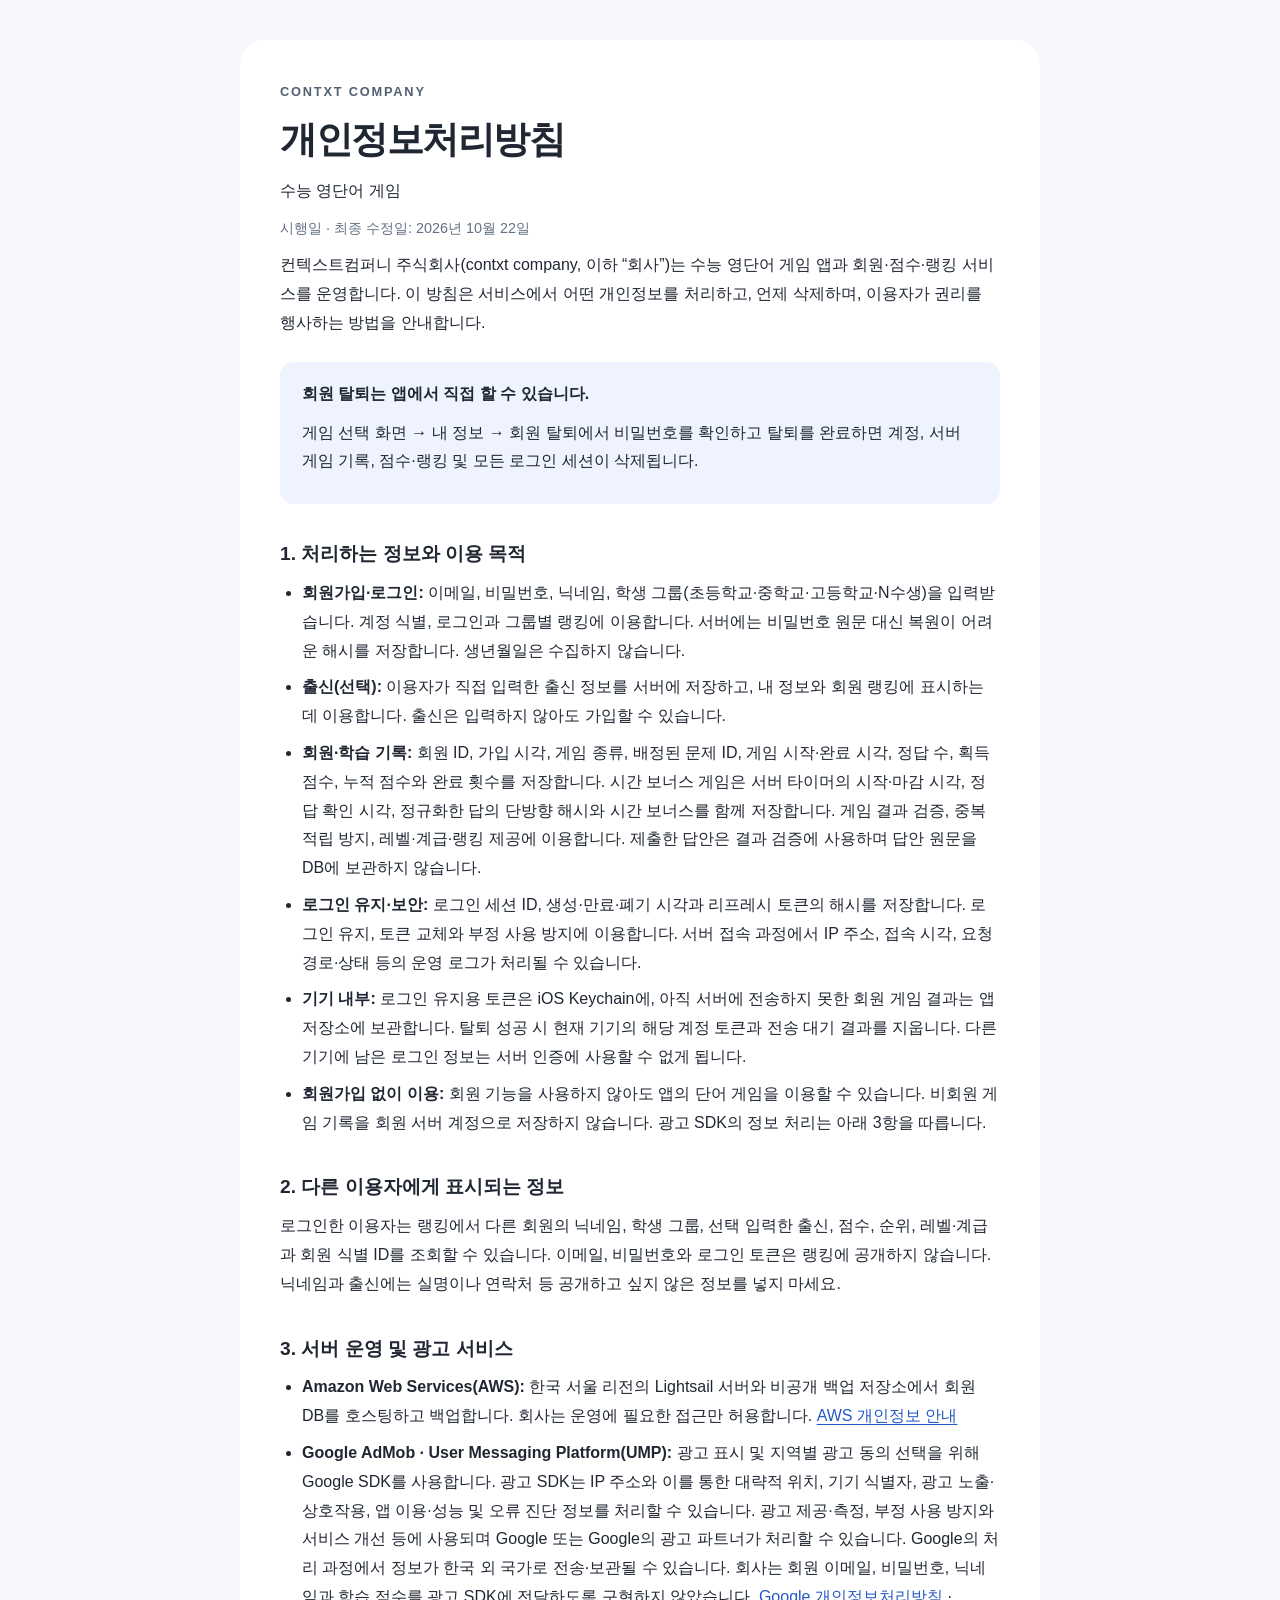
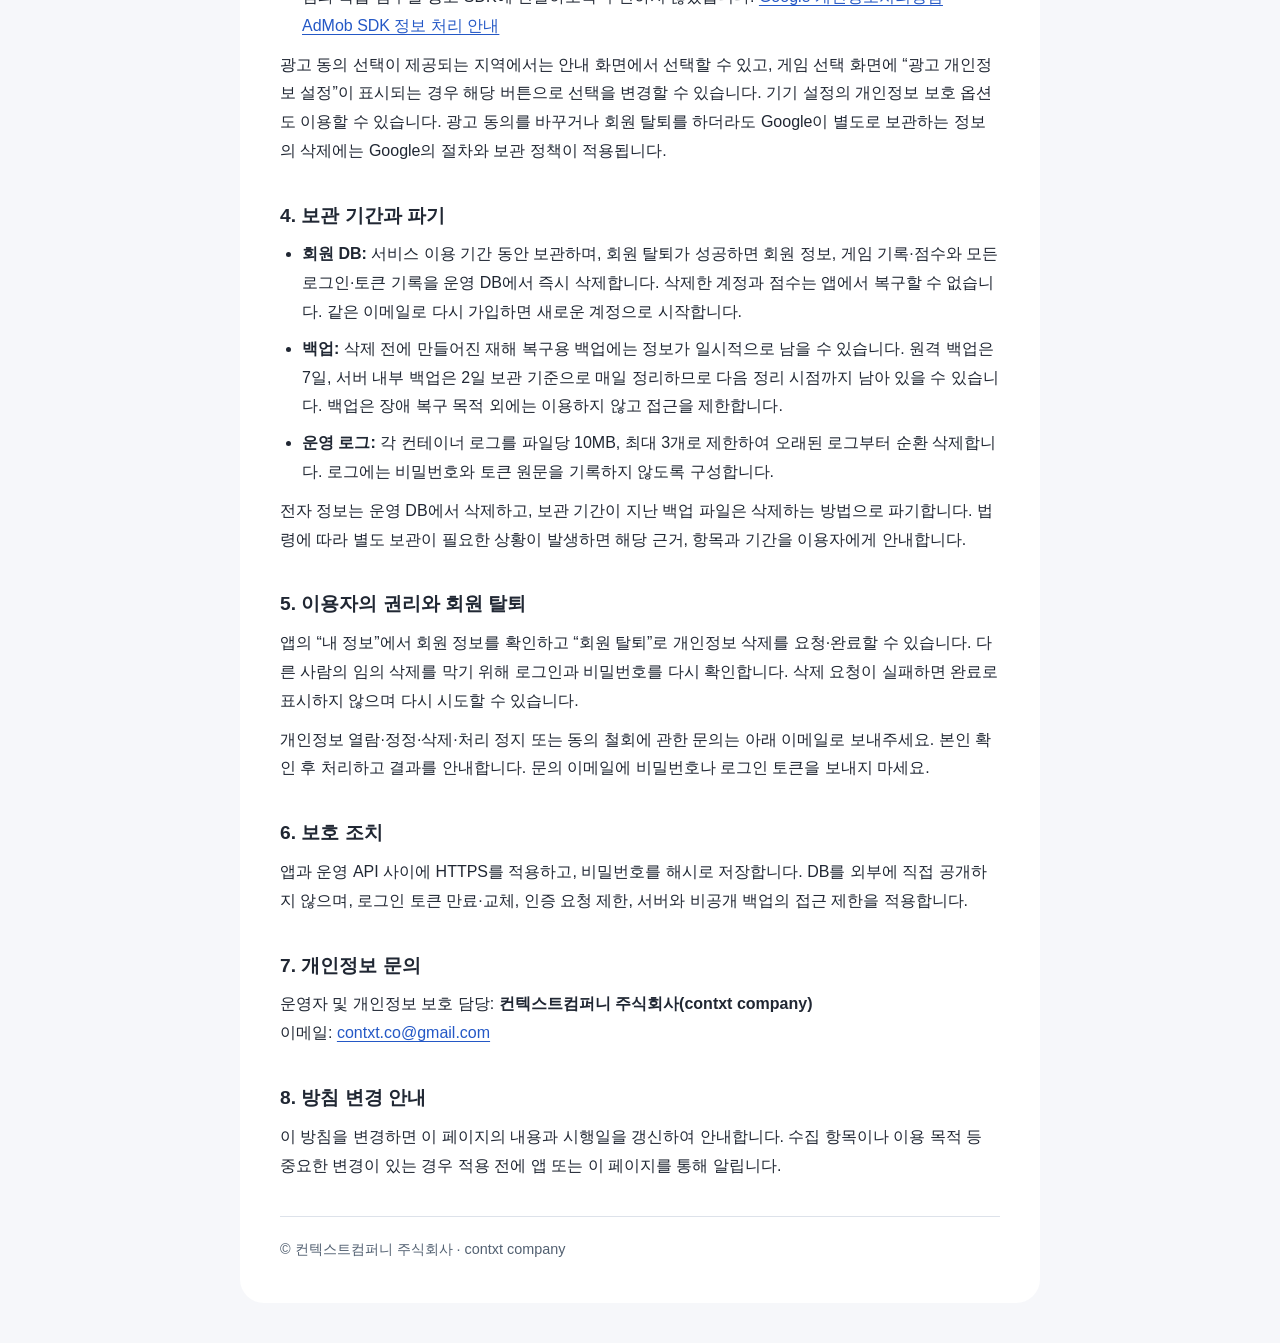
<file: privacy/index.html>
<!doctype html>
<html lang="ko">
<head>
  <meta charset="utf-8">
  <meta name="viewport" content="width=device-width, initial-scale=1">
  <meta name="description" content="수능 영단어 게임의 개인정보 수집, 이용, 보관 및 회원 탈퇴 안내">
  <title>개인정보처리방침 | 수능 영단어 게임</title>
  <link rel="canonical" href="https://contxt.im/privacy/">
  <style>
    :root { color-scheme: light dark; font-family: -apple-system, BlinkMacSystemFont, "Apple SD Gothic Neo", "Noto Sans KR", sans-serif; line-height: 1.8; color: #202733; background: #f6f7fa; }
    * { box-sizing: border-box; }
    body { margin: 0; padding: 40px 20px; }
    main { max-width: 800px; margin: 0 auto; padding: 40px; border-radius: 24px; background: #fff; }
    h1 { font-size: clamp(1.7rem, 6vw, 2.3rem); line-height: 1.35; margin: 12px 0; letter-spacing: -.04em; }
    h2 { margin: 36px 0 10px; font-size: 1.2rem; line-height: 1.5; }
    p, ul { margin: 10px 0; }
    ul { padding-left: 22px; }
    li { margin: 8px 0; }
    a { color: #2458c6; text-underline-offset: 3px; overflow-wrap: anywhere; }
    a:focus-visible { outline: 3px solid #2458c6; outline-offset: 4px; border-radius: 2px; }
    .brand { font-weight: 800; font-size: .8rem; letter-spacing: .14em; color: #526071; }
    .date { color: #647084; font-size: .9rem; }
    .notice { margin: 24px 0; padding: 18px 22px; border-radius: 14px; background: #eef3ff; }
    footer { border-top: 1px solid #dde2ea; margin-top: 36px; padding-top: 20px; font-size: .9rem; color: #526071; }
    @media (max-width: 600px) { body { padding: 16px 10px; } main { padding: 26px 20px; border-radius: 18px; } }
    @media (prefers-color-scheme: dark) { :root { color: #e4e8ef; background: #11151e; } main { background: #1c2330; } a { color: #a8c1ff; } .date, .brand, footer { color: #b2bfd1; } .notice { background: #283958; } footer { border-color: #3a4557; } }
  </style>
</head>
<body>
<main>
  <header>
    <div class="brand">CONTXT COMPANY</div>
    <h1>개인정보처리방침</h1>
    <p>수능 영단어 게임</p>
    <p class="date">시행일 · 최종 수정일: <time datetime="2026-10-22">2026년 10월 22일</time></p>
  </header>

  <p>컨텍스트컴퍼니 주식회사(contxt company, 이하 “회사”)는 수능 영단어 게임 앱과 회원·점수·랭킹 서비스를 운영합니다. 이 방침은 서비스에서 어떤 개인정보를 처리하고, 언제 삭제하며, 이용자가 권리를 행사하는 방법을 안내합니다.</p>

  <div class="notice">
    <strong>회원 탈퇴는 앱에서 직접 할 수 있습니다.</strong>
    <p>게임 선택 화면 → 내 정보 → 회원 탈퇴에서 비밀번호를 확인하고 탈퇴를 완료하면 계정, 서버 게임 기록, 점수·랭킹 및 모든 로그인 세션이 삭제됩니다.</p>
  </div>

  <section aria-labelledby="collection">
    <h2 id="collection">1. 처리하는 정보와 이용 목적</h2>
    <ul>
      <li><strong>회원가입·로그인:</strong> 이메일, 비밀번호, 닉네임, 학생 그룹(초등학교·중학교·고등학교·N수생)을 입력받습니다. 계정 식별, 로그인과 그룹별 랭킹에 이용합니다. 서버에는 비밀번호 원문 대신 복원이 어려운 해시를 저장합니다. 생년월일은 수집하지 않습니다.</li>
      <li><strong>출신(선택):</strong> 이용자가 직접 입력한 출신 정보를 서버에 저장하고, 내 정보와 회원 랭킹에 표시하는 데 이용합니다. 출신은 입력하지 않아도 가입할 수 있습니다.</li>
      <li><strong>회원·학습 기록:</strong> 회원 ID, 가입 시각, 게임 종류, 배정된 문제 ID, 게임 시작·완료 시각, 정답 수, 획득 점수, 누적 점수와 완료 횟수를 저장합니다. 시간 보너스 게임은 서버 타이머의 시작·마감 시각, 정답 확인 시각, 정규화한 답의 단방향 해시와 시간 보너스를 함께 저장합니다. 게임 결과 검증, 중복 적립 방지, 레벨·계급·랭킹 제공에 이용합니다. 제출한 답안은 결과 검증에 사용하며 답안 원문을 DB에 보관하지 않습니다.</li>
      <li><strong>로그인 유지·보안:</strong> 로그인 세션 ID, 생성·만료·폐기 시각과 리프레시 토큰의 해시를 저장합니다. 로그인 유지, 토큰 교체와 부정 사용 방지에 이용합니다. 서버 접속 과정에서 IP 주소, 접속 시각, 요청 경로·상태 등의 운영 로그가 처리될 수 있습니다.</li>
      <li><strong>기기 내부:</strong> 로그인 유지용 토큰은 iOS Keychain에, 아직 서버에 전송하지 못한 회원 게임 결과는 앱 저장소에 보관합니다. 탈퇴 성공 시 현재 기기의 해당 계정 토큰과 전송 대기 결과를 지웁니다. 다른 기기에 남은 로그인 정보는 서버 인증에 사용할 수 없게 됩니다.</li>
      <li><strong>회원가입 없이 이용:</strong> 회원 기능을 사용하지 않아도 앱의 단어 게임을 이용할 수 있습니다. 비회원 게임 기록을 회원 서버 계정으로 저장하지 않습니다. 광고 SDK의 정보 처리는 아래 3항을 따릅니다.</li>
    </ul>
  </section>

  <section aria-labelledby="ranking">
    <h2 id="ranking">2. 다른 이용자에게 표시되는 정보</h2>
    <p>로그인한 이용자는 랭킹에서 다른 회원의 닉네임, 학생 그룹, 선택 입력한 출신, 점수, 순위, 레벨·계급과 회원 식별 ID를 조회할 수 있습니다. 이메일, 비밀번호와 로그인 토큰은 랭킹에 공개하지 않습니다. 닉네임과 출신에는 실명이나 연락처 등 공개하고 싶지 않은 정보를 넣지 마세요.</p>
  </section>

  <section aria-labelledby="providers">
    <h2 id="providers">3. 서버 운영 및 광고 서비스</h2>
    <ul>
      <li><strong>Amazon Web Services(AWS):</strong> 한국 서울 리전의 Lightsail 서버와 비공개 백업 저장소에서 회원 DB를 호스팅하고 백업합니다. 회사는 운영에 필요한 접근만 허용합니다. <a href="https://aws.amazon.com/privacy/">AWS 개인정보 안내</a></li>
      <li><strong>Google AdMob · User Messaging Platform(UMP):</strong> 광고 표시 및 지역별 광고 동의 선택을 위해 Google SDK를 사용합니다. 광고 SDK는 IP 주소와 이를 통한 대략적 위치, 기기 식별자, 광고 노출·상호작용, 앱 이용·성능 및 오류 진단 정보를 처리할 수 있습니다. 광고 제공·측정, 부정 사용 방지와 서비스 개선 등에 사용되며 Google 또는 Google의 광고 파트너가 처리할 수 있습니다. Google의 처리 과정에서 정보가 한국 외 국가로 전송·보관될 수 있습니다. 회사는 회원 이메일, 비밀번호, 닉네임과 학습 점수를 광고 SDK에 전달하도록 구현하지 않았습니다. <a href="https://policies.google.com/privacy?hl=ko">Google 개인정보처리방침</a> · <a href="https://developers.google.com/admob/ios/privacy/data-disclosure?hl=ko">AdMob SDK 정보 처리 안내</a></li>
    </ul>
    <p>광고 동의 선택이 제공되는 지역에서는 안내 화면에서 선택할 수 있고, 게임 선택 화면에 “광고 개인정보 설정”이 표시되는 경우 해당 버튼으로 선택을 변경할 수 있습니다. 기기 설정의 개인정보 보호 옵션도 이용할 수 있습니다. 광고 동의를 바꾸거나 회원 탈퇴를 하더라도 Google이 별도로 보관하는 정보의 삭제에는 Google의 절차와 보관 정책이 적용됩니다.</p>
  </section>

  <section aria-labelledby="retention">
    <h2 id="retention">4. 보관 기간과 파기</h2>
    <ul>
      <li><strong>회원 DB:</strong> 서비스 이용 기간 동안 보관하며, 회원 탈퇴가 성공하면 회원 정보, 게임 기록·점수와 모든 로그인·토큰 기록을 운영 DB에서 즉시 삭제합니다. 삭제한 계정과 점수는 앱에서 복구할 수 없습니다. 같은 이메일로 다시 가입하면 새로운 계정으로 시작합니다.</li>
      <li><strong>백업:</strong> 삭제 전에 만들어진 재해 복구용 백업에는 정보가 일시적으로 남을 수 있습니다. 원격 백업은 7일, 서버 내부 백업은 2일 보관 기준으로 매일 정리하므로 다음 정리 시점까지 남아 있을 수 있습니다. 백업은 장애 복구 목적 외에는 이용하지 않고 접근을 제한합니다.</li>
      <li><strong>운영 로그:</strong> 각 컨테이너 로그를 파일당 10MB, 최대 3개로 제한하여 오래된 로그부터 순환 삭제합니다. 로그에는 비밀번호와 토큰 원문을 기록하지 않도록 구성합니다.</li>
    </ul>
    <p>전자 정보는 운영 DB에서 삭제하고, 보관 기간이 지난 백업 파일은 삭제하는 방법으로 파기합니다. 법령에 따라 별도 보관이 필요한 상황이 발생하면 해당 근거, 항목과 기간을 이용자에게 안내합니다.</p>
  </section>

  <section aria-labelledby="rights">
    <h2 id="rights">5. 이용자의 권리와 회원 탈퇴</h2>
    <p>앱의 “내 정보”에서 회원 정보를 확인하고 “회원 탈퇴”로 개인정보 삭제를 요청·완료할 수 있습니다. 다른 사람의 임의 삭제를 막기 위해 로그인과 비밀번호를 다시 확인합니다. 삭제 요청이 실패하면 완료로 표시하지 않으며 다시 시도할 수 있습니다.</p>
    <p>개인정보 열람·정정·삭제·처리 정지 또는 동의 철회에 관한 문의는 아래 이메일로 보내주세요. 본인 확인 후 처리하고 결과를 안내합니다. 문의 이메일에 비밀번호나 로그인 토큰을 보내지 마세요.</p>
  </section>

  <section aria-labelledby="security">
    <h2 id="security">6. 보호 조치</h2>
    <p>앱과 운영 API 사이에 HTTPS를 적용하고, 비밀번호를 해시로 저장합니다. DB를 외부에 직접 공개하지 않으며, 로그인 토큰 만료·교체, 인증 요청 제한, 서버와 비공개 백업의 접근 제한을 적용합니다.</p>
  </section>

  <section aria-labelledby="contact">
    <h2 id="contact">7. 개인정보 문의</h2>
    <p>운영자 및 개인정보 보호 담당: <strong>컨텍스트컴퍼니 주식회사(contxt company)</strong><br>
      이메일: <a href="mailto:contxt.co@gmail.com">contxt.co@gmail.com</a></p>
  </section>

  <section aria-labelledby="changes">
    <h2 id="changes">8. 방침 변경 안내</h2>
    <p>이 방침을 변경하면 이 페이지의 내용과 시행일을 갱신하여 안내합니다. 수집 항목이나 이용 목적 등 중요한 변경이 있는 경우 적용 전에 앱 또는 이 페이지를 통해 알립니다.</p>
  </section>

  <footer>© 컨텍스트컴퍼니 주식회사 · contxt company</footer>
</main>
</body>
</html>
</file>
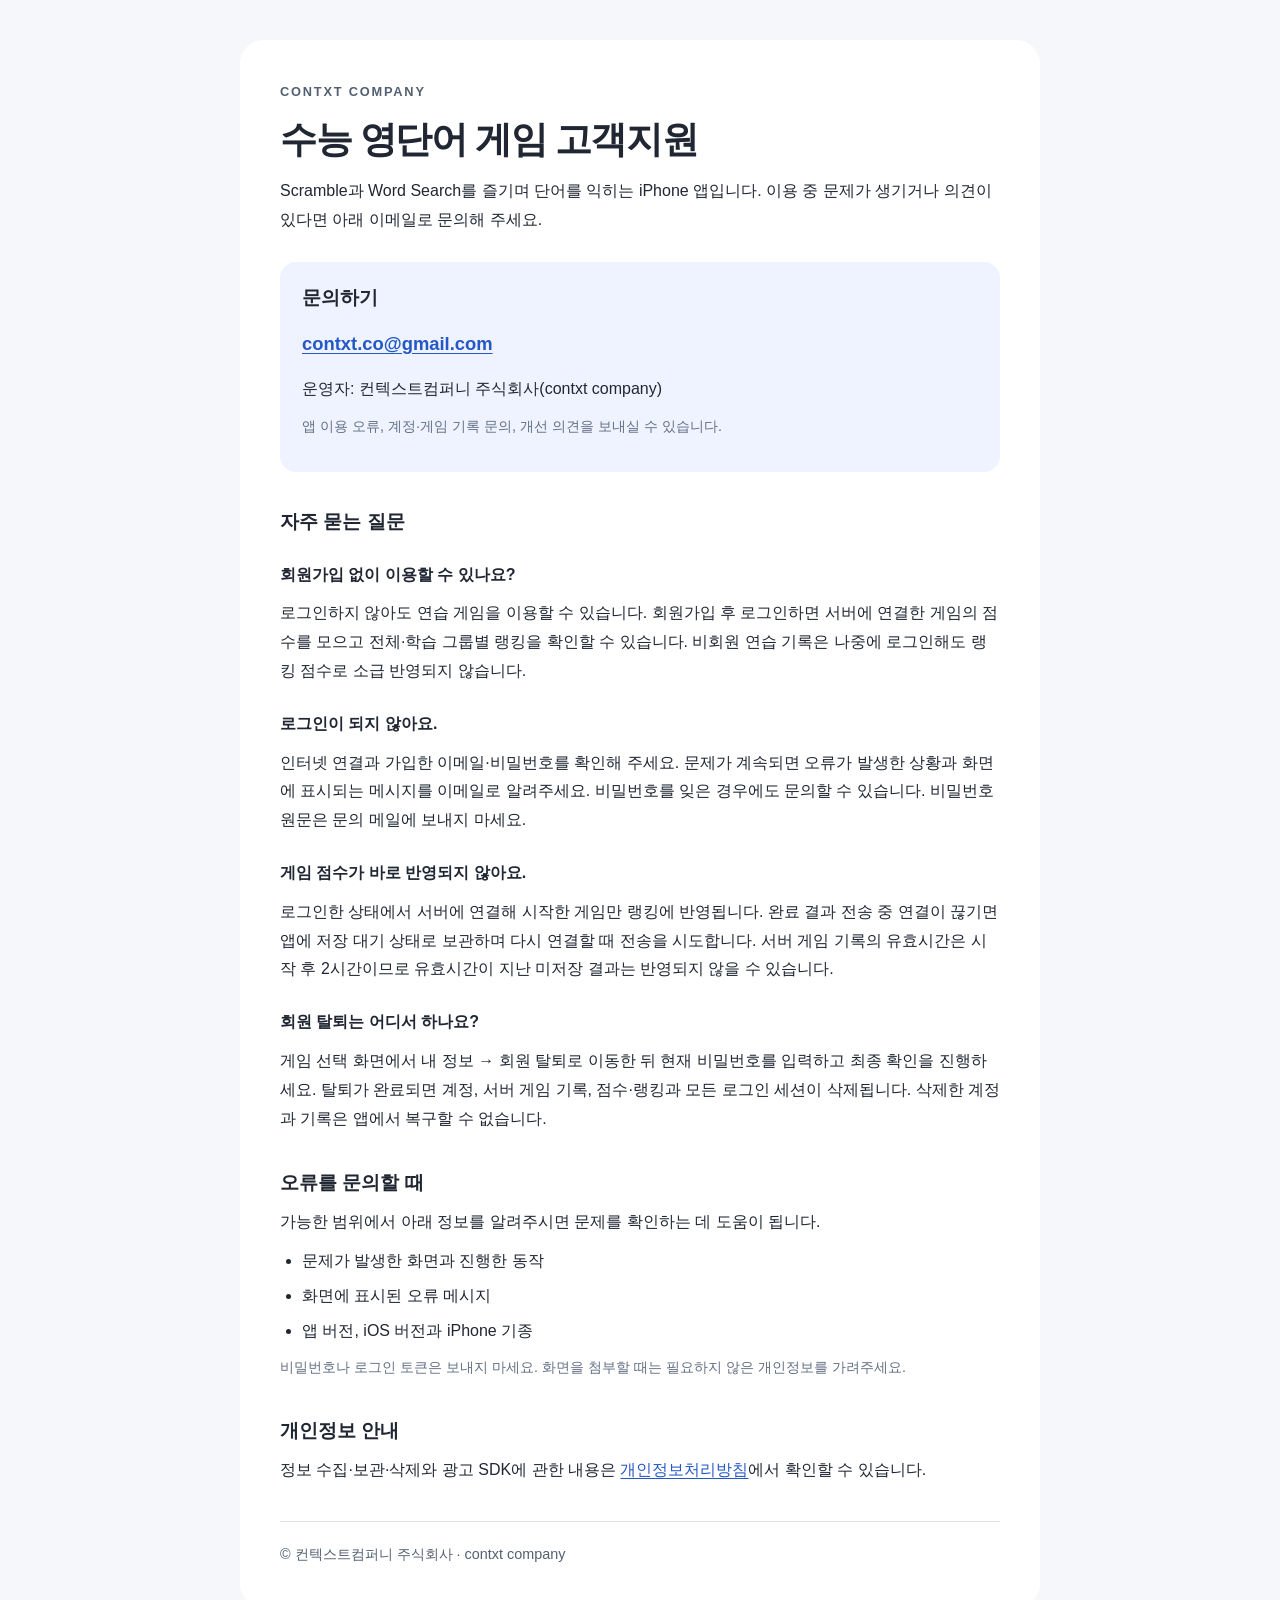
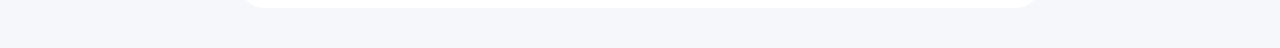
<file: support/index.html>
<!doctype html>
<html lang="ko">
<head>
  <meta charset="utf-8">
  <meta name="viewport" content="width=device-width, initial-scale=1">
  <meta name="description" content="수능 영단어 게임의 이용 안내, 계정과 게임 기록 도움말 및 고객지원 연락처">
  <title>고객지원 | 수능 영단어 게임</title>
  <link rel="canonical" href="https://contxt.im/support/">
  <style>
    :root { color-scheme: light dark; font-family: -apple-system, BlinkMacSystemFont, "Apple SD Gothic Neo", "Noto Sans KR", sans-serif; line-height: 1.8; color: #202733; background: #f6f7fa; }
    * { box-sizing: border-box; }
    body { margin: 0; padding: 40px 20px; }
    main { max-width: 800px; margin: 0 auto; padding: 40px; border-radius: 24px; background: #fff; }
    h1 { font-size: clamp(1.7rem, 6vw, 2.3rem); line-height: 1.35; margin: 12px 0; letter-spacing: -.04em; }
    h2 { margin: 36px 0 10px; font-size: 1.2rem; line-height: 1.5; }
    h3 { margin: 24px 0 6px; font-size: 1rem; }
    p, ul { margin: 10px 0; }
    ul { padding-left: 22px; }
    li { margin: 6px 0; }
    a { color: #2458c6; text-underline-offset: 3px; overflow-wrap: anywhere; }
    a:focus-visible { outline: 3px solid #2458c6; outline-offset: 4px; border-radius: 2px; }
    .brand { font-weight: 800; font-size: .8rem; letter-spacing: .14em; color: #526071; }
    .contact { margin: 28px 0; padding: 22px; border-radius: 16px; background: #eef3ff; }
    .contact h2 { margin: 0 0 8px; }
    .email { font-size: 1.15rem; font-weight: 700; display: inline-flex; align-items: center; min-height: 44px; }
    .muted { color: #647084; font-size: .9rem; }
    footer { border-top: 1px solid #dde2ea; margin-top: 36px; padding-top: 20px; font-size: .9rem; color: #526071; }
    @media (max-width: 600px) { body { padding: 16px 10px; } main { padding: 26px 20px; border-radius: 18px; } }
    @media (prefers-color-scheme: dark) { :root { color: #e4e8ef; background: #11151e; } main { background: #1c2330; } a { color: #a8c1ff; } .brand, .muted, footer { color: #b2bfd1; } .contact { background: #283958; } footer { border-color: #3a4557; } }
  </style>
</head>
<body>
<main>
  <header>
    <div class="brand">CONTXT COMPANY</div>
    <h1>수능 영단어 게임 고객지원</h1>
    <p>Scramble과 Word Search를 즐기며 단어를 익히는 iPhone 앱입니다. 이용 중 문제가 생기거나 의견이 있다면 아래 이메일로 문의해 주세요.</p>
  </header>

  <section class="contact" aria-labelledby="contact">
    <h2 id="contact">문의하기</h2>
    <a class="email" href="mailto:contxt.co@gmail.com">contxt.co@gmail.com</a>
    <p>운영자: 컨텍스트컴퍼니 주식회사(contxt company)</p>
    <p class="muted">앱 이용 오류, 계정·게임 기록 문의, 개선 의견을 보내실 수 있습니다.</p>
  </section>

  <section aria-labelledby="help">
    <h2 id="help">자주 묻는 질문</h2>

    <h3>회원가입 없이 이용할 수 있나요?</h3>
    <p>로그인하지 않아도 연습 게임을 이용할 수 있습니다. 회원가입 후 로그인하면 서버에 연결한 게임의 점수를 모으고 전체·학습 그룹별 랭킹을 확인할 수 있습니다. 비회원 연습 기록은 나중에 로그인해도 랭킹 점수로 소급 반영되지 않습니다.</p>

    <h3>로그인이 되지 않아요.</h3>
    <p>인터넷 연결과 가입한 이메일·비밀번호를 확인해 주세요. 문제가 계속되면 오류가 발생한 상황과 화면에 표시되는 메시지를 이메일로 알려주세요. 비밀번호를 잊은 경우에도 문의할 수 있습니다. 비밀번호 원문은 문의 메일에 보내지 마세요.</p>

    <h3>게임 점수가 바로 반영되지 않아요.</h3>
    <p>로그인한 상태에서 서버에 연결해 시작한 게임만 랭킹에 반영됩니다. 완료 결과 전송 중 연결이 끊기면 앱에 저장 대기 상태로 보관하며 다시 연결할 때 전송을 시도합니다. 서버 게임 기록의 유효시간은 시작 후 2시간이므로 유효시간이 지난 미저장 결과는 반영되지 않을 수 있습니다.</p>

    <h3>회원 탈퇴는 어디서 하나요?</h3>
    <p>게임 선택 화면에서 내 정보 → 회원 탈퇴로 이동한 뒤 현재 비밀번호를 입력하고 최종 확인을 진행하세요. 탈퇴가 완료되면 계정, 서버 게임 기록, 점수·랭킹과 모든 로그인 세션이 삭제됩니다. 삭제한 계정과 기록은 앱에서 복구할 수 없습니다.</p>
  </section>

  <section aria-labelledby="report">
    <h2 id="report">오류를 문의할 때</h2>
    <p>가능한 범위에서 아래 정보를 알려주시면 문제를 확인하는 데 도움이 됩니다.</p>
    <ul>
      <li>문제가 발생한 화면과 진행한 동작</li>
      <li>화면에 표시된 오류 메시지</li>
      <li>앱 버전, iOS 버전과 iPhone 기종</li>
    </ul>
    <p class="muted">비밀번호나 로그인 토큰은 보내지 마세요. 화면을 첨부할 때는 필요하지 않은 개인정보를 가려주세요.</p>
  </section>

  <section aria-labelledby="privacy">
    <h2 id="privacy">개인정보 안내</h2>
    <p>정보 수집·보관·삭제와 광고 SDK에 관한 내용은 <a href="https://contxt.im/privacy/">개인정보처리방침</a>에서 확인할 수 있습니다.</p>
  </section>

  <footer>© 컨텍스트컴퍼니 주식회사 · contxt company</footer>
</main>
</body>
</html>
</file>
